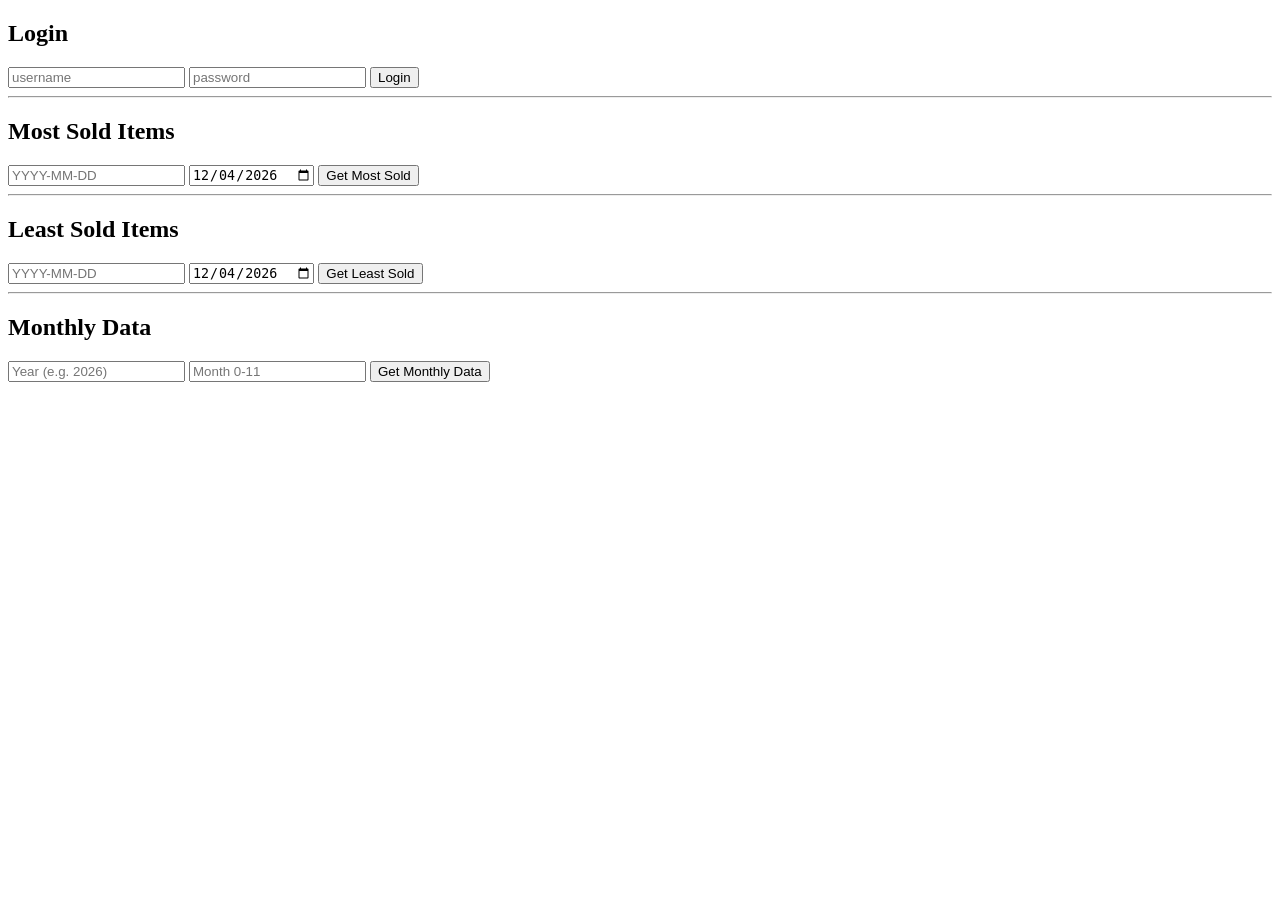
<file: frontend/aindex.html>
<!DOCTYPE html>
<html>
<head>
<meta charset="UTF-8">
<title>Statistics</title>

<script>
const API_URL = "http://127.0.0.1:8003";
let token = "";

function setTodayDefaults(){
    const today = new Date().toISOString().split("T")[0];
    document.getElementById("most_end").value = today;
    document.getElementById("least_end").value = today;
}

async function login(){
    const username = document.getElementById("username").value;
    const password = document.getElementById("password").value;

    const res = await fetch(API_URL + "/login", {
        method: "POST",
        headers: {"Content-Type":"application/json"},
        body: JSON.stringify({username: username, password: password})
    });

    const data = await res.json();

    if(res.ok){
        token = data.access_token;
        alert("Login successful");
    }else{
        alert("Login failed");
    }
}

async function mostSold(){
    const start = document.getElementById("most_start").value;
    const end = document.getElementById("most_end").value;

    const res = await fetch(API_URL + "/most_items_sold?start_date=" + start + "&end_date=" + end, {
        method: "GET",
        headers: {"Authorization":"Bearer " + token}
    });

    const data = await res.json();
    const container = document.getElementById("most_result");
    container.innerHTML = "";

    data.forEach(item=>{
        const div = document.createElement("div");
        div.textContent = "Food: " + item.food_name + " | Quantity: " + item.quantity + " | Revenue: " + item.revenue;
        container.appendChild(div);
    });
}

async function leastSold(){
    const start = document.getElementById("least_start").value;
    const end = document.getElementById("least_end").value;

    const res = await fetch(API_URL + "/least_items_sold?start_date=" + start + "&end_date=" + end, {
        method: "GET",
        headers: {"Authorization":"Bearer " + token}
    });

    const data = await res.json();
    const container = document.getElementById("least_result");
    container.innerHTML = "";

    data.forEach(item=>{
        const div = document.createElement("div");
        div.textContent = "Food: " + item.food_name + " | Quantity: " + item.quantity + " | Revenue: " + item.revenue;
        container.appendChild(div);
    });
}

async function monthlyData(){
    const year = document.getElementById("year").value;
    const month = document.getElementById("month").value;

    const res = await fetch(API_URL + "/monthly_data?year=" + year + "&month=" + month, {
        method: "GET",
        headers: {"Authorization":"Bearer " + token}
    });

    const data = await res.json();

    const container = document.getElementById("monthly_result");
    container.innerHTML = "";

    const div1 = document.createElement("div");
    div1.textContent = "Total Revenue: " + data.total_revenue;

    const div2 = document.createElement("div");
    div2.textContent = "Morning Revenue: " + data.morning;

    const div3 = document.createElement("div");
    div3.textContent = "Noon Revenue: " + data.noon;

    const div4 = document.createElement("div");
    div4.textContent = "Afternoon Revenue: " + data.afternoon;

    container.appendChild(div1);
    container.appendChild(div2);
    container.appendChild(div3);
    container.appendChild(div4);
}
</script>
</head>

<body onload="setTodayDefaults()">

<h2>Login</h2>
<input id="username" placeholder="username">
<input id="password" type="password" placeholder="password">
<button onclick="login()">Login</button>

<hr>

<h2>Most Sold Items</h2>
<input id="most_start" placeholder="YYYY-MM-DD">
<input id="most_end" type="date">
<button onclick="mostSold()">Get Most Sold</button>
<div id="most_result"></div>

<hr>

<h2>Least Sold Items</h2>
<input id="least_start" placeholder="YYYY-MM-DD">
<input id="least_end" type="date">
<button onclick="leastSold()">Get Least Sold</button>
<div id="least_result"></div>

<hr>

<h2>Monthly Data</h2>
<input id="year" placeholder="Year (e.g. 2026)">
<input id="month" placeholder="Month 0-11">
<button onclick="monthlyData()">Get Monthly Data</button>
<div id="monthly_result"></div>

</body>
</html>
</file>
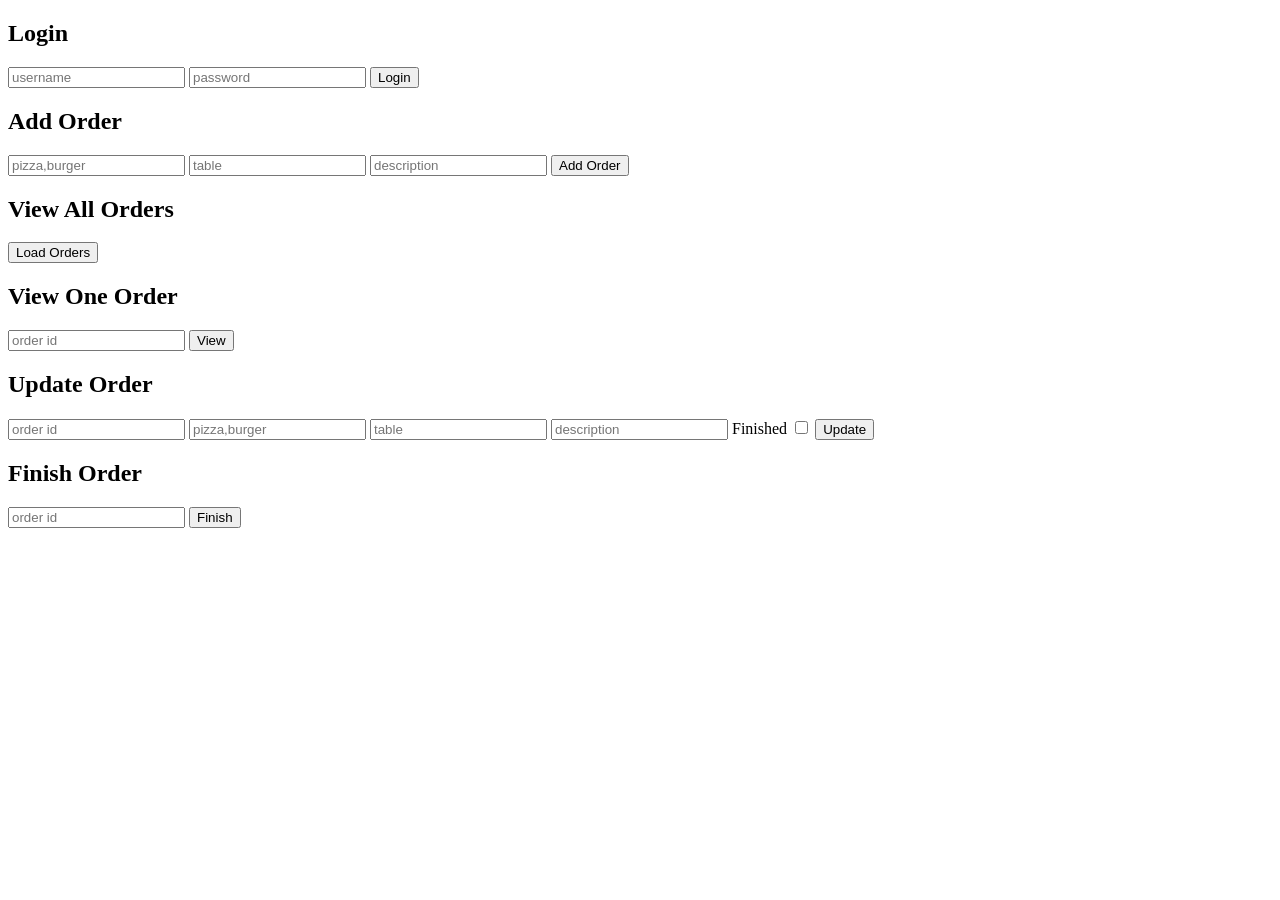
<file: frontend/newindex.html>
<!DOCTYPE html>
<html>
<head>
<meta charset="UTF-8">
<title>Orders</title>

<script>
const API_URL = "http://localhost:8002";
let token = null;

async function login() {
    const username = document.getElementById("username").value;
    const password = document.getElementById("password").value;

    const res = await fetch(`${API_URL}/login`, {
        method: "POST",
        headers: {"Content-Type": "application/json"},
        body: JSON.stringify({username, password})
    });

    const data = await res.json();

    if(res.ok){
        token = data.access_token;
        alert("Logged in");
    }else{
        alert("Login failed");
    }
}

async function addOrder(){
    const foods = document.getElementById("food_names").value.split(",").map(x => x.trim());
    const table = Number(document.getElementById("table_number").value);
    const description = document.getElementById("description").value;

    const payload = {
        food_names: foods,
        table_number: table,
        description: description,
        time: new Date().toISOString(),
        finished: false
    };

    const res = await fetch(`${API_URL}/add_order`, {
        method: "POST",
        headers: {"Content-Type":"application/json"},
        body: JSON.stringify(payload)
    });

    const data = await res.json();
    alert(JSON.stringify(data));
}

async function viewOrders(){
    const res = await fetch(`${API_URL}/view_orders`);
    const data = await res.json();

    const container = document.getElementById("orders");
    container.innerHTML = "";

    data.forEach(o=>{
        const div = document.createElement("div");
        div.textContent = `ID:${o.id} | Table:${o.table_number} | Foods:${o.food_names.join(",")} | Finished:${o.finished}`;
        container.appendChild(div);
    });
}

async function viewOrder(){
    const id = document.getElementById("view_id").value;

    const res = await fetch(`${API_URL}/view_order/${id}`);
    const data = await res.json();

    document.getElementById("single_order").textContent = JSON.stringify(data);
}

async function updateOrder(){
    const id = document.getElementById("update_id").value;
    const foods = document.getElementById("update_food_names").value.split(",").map(x => x.trim());
    const table = Number(document.getElementById("update_table_number").value);
    const description = document.getElementById("update_description").value;
    const finished = document.getElementById("update_finished").checked;

    const payload = {
        food_names: foods,
        table_number: table,
        description: description,
        time: new Date().toISOString(),
        finished: finished
    };

    const res = await fetch(`${API_URL}/update_odrder/${id}`, {
        method: "PATCH",
        headers:{
            "Content-Type":"application/json",
            "Authorization":`Bearer ${token}`
        },
        body: JSON.stringify(payload)
    });

    const data = await res.json();
    alert(JSON.stringify(data));
}

async function finishOrder(){
    const id = document.getElementById("finish_id").value;

    const res = await fetch(`${API_URL}/finish_order/${id}`,{
        method:"PATCH",
        headers:{
            "Authorization":`Bearer ${token}`
        }
    });

    const data = await res.json();
    alert(JSON.stringify(data));
}
</script>
</head>

<body>

<h2>Login</h2>
<input id="username" placeholder="username">
<input id="password" type="password" placeholder="password">
<button onclick="login()">Login</button>

<h2>Add Order</h2>
<input id="food_names" placeholder="pizza,burger">
<input id="table_number" type="number" placeholder="table">
<input id="description" placeholder="description">
<button onclick="addOrder()">Add Order</button>

<h2>View All Orders</h2>
<button onclick="viewOrders()">Load Orders</button>
<div id="orders"></div>


<h2>View One Order</h2>
<input id="view_id" type="number" placeholder="order id">
<button onclick="viewOrder()">View</button>
<div id="single_order"></div>

<h2>Update Order</h2>
<input id="update_id" type="number" placeholder="order id">
<input id="update_food_names" placeholder="pizza,burger">
<input id="update_table_number" type="number" placeholder="table">
<input id="update_description" placeholder="description">
<label>Finished <input id="update_finished" type="checkbox"></label>
<button onclick="updateOrder()">Update</button>

<h2>Finish Order</h2>
<input id="finish_id" type="number" placeholder="order id">
<button onclick="finishOrder()">Finish</button>

</body>
</html>
</file>
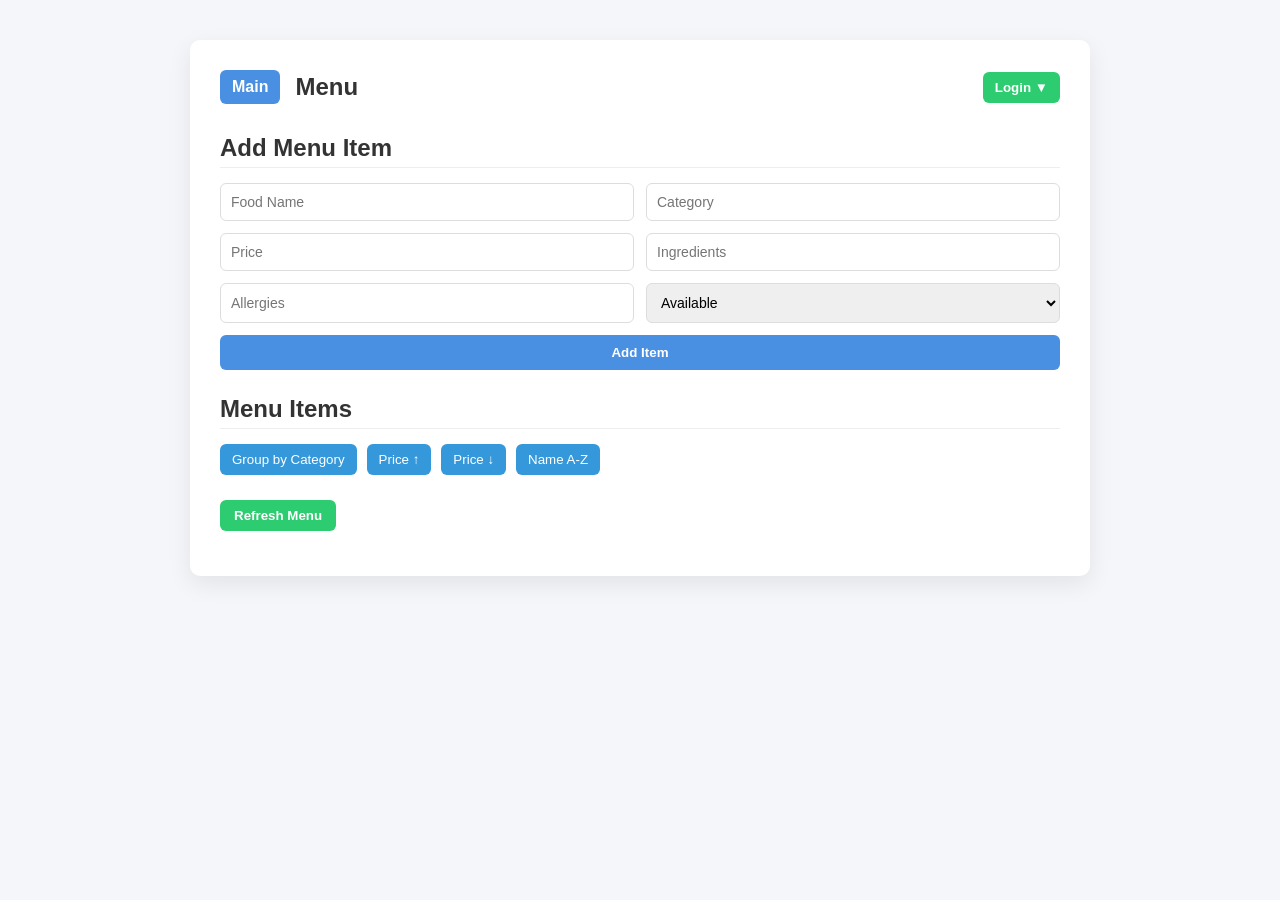
<file: frontend/menu/menu.html>
<!DOCTYPE html>
<html>
<head>
    <title>Menu</title>

<link rel="stylesheet" href="menu.css">

</head>
<body>

<div class="container">

<div class="navbar">
    <a href="../index.html" class="back-btn">Main</a>
    <div class="logo">Menu</div>

    <div class="login-dropdown">
        <button>Login ▼</button>
        <div class="login-dropdown-content">
            <form id="loginForm" style="display:flex; flex-direction:column; gap:8px; padding:10px;">
                <input type="text" id="username" placeholder="Username" required>
                <input type="password" id="password" placeholder="Password" required>
                <button type="submit" style="background:#4a90e2; color:white; border:none; padding:8px; border-radius:5px; cursor:pointer;">Login</button>
            </form>
        </div>
    </div>
</div>

<h2>Add Menu Item</h2>
<form id="addForm">
    <input type="text" id="food_name" placeholder="Food Name" required>
    <input type="text" id="category" placeholder="Category" required>
    <input type="number" id="price" placeholder="Price" required>
    <input type="text" id="ingredients" placeholder="Ingredients" required>
    <input type="text" id="allergies" placeholder="Allergies">
    <select id="availability">
        <option value="True">Available</option>
        <option value="False">Not Available</option>
    </select>
    <button type="submit">Add Item</button>
</form>

<h2>Menu Items</h2>

<div class="menu-toolbar">
    <button onclick="setSort('category')">Group by Category</button>
    <button onclick="setSort('priceAsc')">Price ↑</button>
    <button onclick="setSort('priceDesc')">Price ↓</button>
    <button onclick="setSort('nameAsc')">Name A-Z</button>
</div>

<button id="refreshBtn">Refresh Menu</button>

<ul id="menuList"></ul>

</div>

<div id="toast-container"></div>

<script src="menu.js"></script>
</body>

</html>
</file>
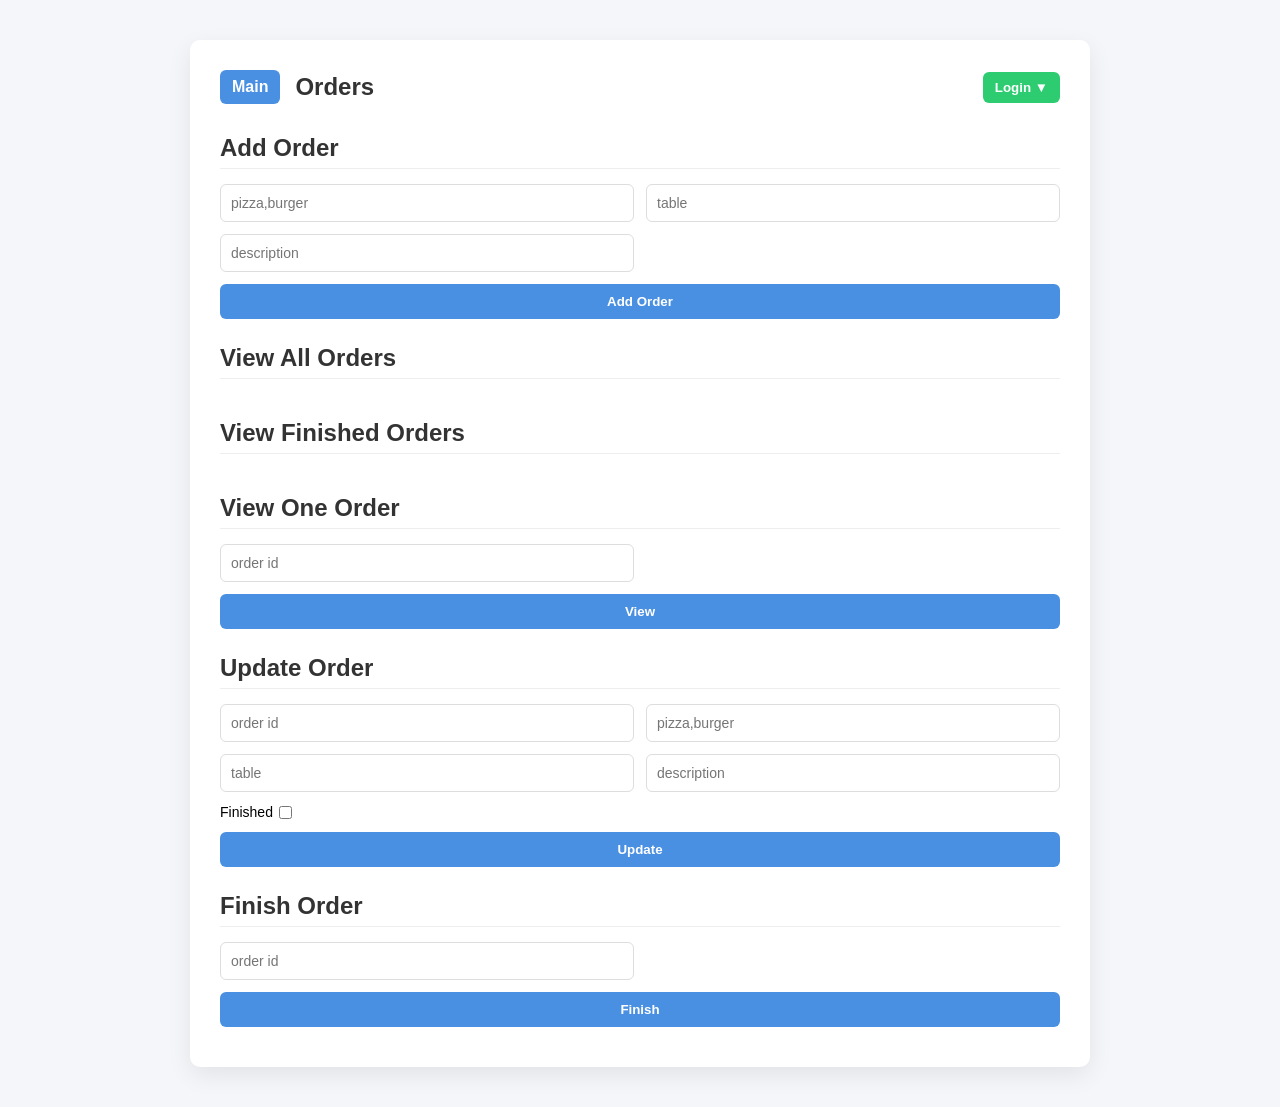
<file: frontend/orders/orders.html>
<!DOCTYPE html>
<html>
<head>
<meta charset="UTF-8">
<title>Orders</title>
    
<link rel="stylesheet" href="orders.css">
<script src="orders.js"></script>

</head>

<body>

<div class="container">

<div class="navbar">
    <a href="../index.html" class="back-btn">Main</a>
    <div class="logo">Orders</div>

    <div class="login-dropdown">
        <button>Login ▼</button>
        <div class="login-dropdown-content">
            <div style="display:flex; flex-direction:column; gap:8px; padding:10px;">
                <input id="username" placeholder="Username" required>
                <input id="password" type="password" placeholder="Password" required>
                <button onclick="login()" style="background:#4a90e2; color:white; border:none; padding:8px; border-radius:5px; cursor:pointer;">Login</button>
            </div>
        </div>
    </div>
</div>

<h2>Add Order</h2>
<div class="section">
    <input id="food_names" placeholder="pizza,burger">
    <input id="table_number" type="number" placeholder="table">
    <input id="description" placeholder="description">
    <button onclick="addOrder()">Add Order</button>
</div>

<h2 onclick="viewOrders()" class="collapsible">View All Orders</h2>
<div id="all_section" class="section-content">
    <div id="orders"></div>
</div>

<h2 onclick="viewFinishedOrders()" class="collapsible">View Finished Orders</h2>
<div id="finished_section" class="section-content">
    <div id="finished_orders"></div>
</div>

<h2>View One Order</h2>
<div class="section">
    <input id="view_id" type="number" placeholder="order id">
    <button onclick="viewOrder()">View</button>
</div>

<div id="single_order"></div>

<h2>Update Order</h2>
<div class="section">
    <input id="update_id" type="number" placeholder="order id">
    <input id="update_food_names" placeholder="pizza,burger">
    <input id="update_table_number" type="number" placeholder="table">
    <input id="update_description" placeholder="description">
    <label>Finished <input id="update_finished" type="checkbox"></label>
    <button onclick="updateOrder()">Update</button>
</div>

<h2>Finish Order</h2>
<div class="section">
    <input id="finish_id" type="number" placeholder="order id">
    <button onclick="finishOrder()">Finish</button>
</div>

</div>

<div id="toast-container"></div>

</body>
</html>
</file>
<file: frontend/menu/menu.css>
*{
    box-sizing:border-box;
    margin:0;
    padding:0;
    font-family:Arial, Helvetica, sans-serif;
}

.navbar {
    display: flex;
    align-items: center;
    gap: 15px;
    margin-bottom: 30px;
}

.navbar a.back-btn {
    text-decoration: none;
    background: #4a90e2;
    color: white;
    padding: 8px 12px;
    border-radius: 6px;
    font-weight: bold;
    transition: 0.2s;
}

.navbar a.back-btn:hover {
    background: #357bd8;
}

.navbar .logo {
    font-size: 24px;
    font-weight: bold;
    color: #333;
}

.navbar .login-dropdown {
    margin-left: auto;
    position: relative;
}

.navbar .login-dropdown button {
    padding: 8px 12px;
    border: none;
    border-radius: 6px;
    background: #2ecc71;
    color: white;
    font-weight: bold;
    cursor: pointer;
}

.navbar .login-dropdown-content {
    display: none;
    position: absolute;
    right: 0;
    background-color: white;
    min-width: 150px;
    box-shadow: 0 8px 16px rgba(0,0,0,0.2);
    border-radius: 6px;
    z-index: 1;
}

.navbar .login-dropdown-content a {
    color: #333;
    padding: 10px 12px;
    text-decoration: none;
    display: block;
}

.navbar .login-dropdown-content a:hover {
    background-color: #f1f1f1;
}

.navbar .login-dropdown:hover .login-dropdown-content {
    display: block;
}

body{
    background:#f4f6f9;
    padding:40px;
    display:flex;
    justify-content:center;
}

.container{
    width:100%;
    max-width:900px;
    background:white;
    padding:30px;
    border-radius:10px;
    box-shadow:0 8px 25px rgba(0,0,0,0.08);
}

h2{
    margin-top:25px;
    margin-bottom:15px;
    color:#333;
    border-bottom:1px solid #eee;
    padding-bottom:5px;
}

form{
    display:grid;
    grid-template-columns:1fr 1fr;
    gap:12px;
    margin-bottom:10px;
}

form input, form select{
    padding:10px;
    border:1px solid #ddd;
    border-radius:6px;
    font-size:14px;
}

form input:focus, form select:focus{
    outline:none;
    border-color:#4a90e2;
}

form button{
    grid-column:span 2;
    padding:10px;
    border:none;
    border-radius:6px;
    background:#4a90e2;
    color:white;
    font-weight:bold;
    cursor:pointer;
    transition:0.2s;
}

form button:hover{
    background:#357bd8;
}

#refreshBtn{
    margin-top:10px;
    margin-bottom:15px;
    padding:8px 14px;
    border:none;
    border-radius:6px;
    background:#2ecc71;
    color:white;
    font-weight:bold;
    cursor:pointer;
}

#refreshBtn:hover{
    background:#27ae60;
}

ul{
    list-style:none;
    padding:0;
}

.menu-toolbar{
    display:flex;
    gap:10px;
    margin-bottom:15px;
}

.menu-toolbar button{
    padding:8px 12px;
    border:none;
    border-radius:6px;
    background:#3498db;
    color:white;
    cursor:pointer;
}

.menu-toolbar button:hover{
    background:#2980b9;
}

li{
    background:white;
    border:1px solid #eee;
    padding:14px;
    border-radius:8px;
    margin-bottom:10px;

    display:grid;
    grid-template-columns: 2fr 1fr 1fr auto;
    align-items:center;
    gap:10px;

    box-shadow:0 2px 6px rgba(0,0,0,0.05);
}

.item-info{
    display:flex;
    flex-direction:column;
}

.item-name{
    font-weight:bold;
    font-size:16px;
}

.item-category{
    font-size:12px;
    color:#777;
}

.item-price{
    font-weight:bold;
    color:#27ae60;
}

.item-status{
    font-size:12px;
}

.item-actions{
    display:flex;
    gap:6px;
}

.item-actions button{
    padding:6px 10px;
    border:none;
    border-radius:5px;
    font-size:12px;
    cursor:pointer;
}

.delete-btn{
    background:#e74c3c;
    color:white;
}

.delete-btn:hover{
    background:#c0392b;
}

.toggle-btn{
    background:#f39c12;
    color:white;
}

.toggle-btn:hover{
    background:#d68910;
}

@media(max-width:700px){
    form{
        grid-template-columns:1fr;
    }

    form button{
        grid-column:span 1;
    }

    li{
        grid-template-columns:1fr;
    }

    .item-actions{
        margin-top:8px;
    }
}

#toast-container{
    position:fixed;
    top:20px;
    right:20px;
    display:flex;
    flex-direction:column;
    gap:10px;
    z-index:9999;
}

.toast{
    min-width:220px;
    padding:12px 16px;
    border-radius:8px;
    color:white;
    font-size:14px;
    font-weight:bold;
    box-shadow:0 6px 15px rgba(0,0,0,0.15);
    animation:slideIn 0.3s ease;
}

.toast.success{ background:#2ecc71; }
.toast.error{ background:#e74c3c; }
.toast.warning{ background:#f39c12; }

@keyframes slideIn{
    from{
        opacity:0;
        transform:translateX(30px);
    }
    to{
        opacity:1;
        transform:translateX(0);
    }
}
</file>
<file: frontend/orders/orders.css>
*{
    box-sizing:border-box;
    margin:0;
    padding:0;
    font-family:Arial, Helvetica, sans-serif;
}

.navbar {
    display: flex;
    align-items: center;
    gap: 15px;
    margin-bottom: 30px;
}

.navbar a.back-btn {
    text-decoration: none;
    background: #4a90e2;
    color: white;
    padding: 8px 12px;
    border-radius: 6px;
    font-weight: bold;
    transition: 0.2s;
}

.navbar a.back-btn:hover {
    background: #357bd8;
}

.navbar .logo {
    font-size: 24px;
    font-weight: bold;
    color: #333;
}

.navbar .login-dropdown {
    margin-left: auto;
    position: relative;
}

.navbar .login-dropdown button {
    padding: 8px 12px;
    border: none;
    border-radius: 6px;
    background: #2ecc71;
    color: white;
    font-weight: bold;
    cursor: pointer;
}

.navbar .login-dropdown-content {
    display: none;
    position: absolute;
    right: 0;
    background-color: white;
    min-width: 200px;
    box-shadow: 0 8px 16px rgba(0,0,0,0.2);
    border-radius: 6px;
    z-index: 1;
}

.navbar .login-dropdown-content input {
    padding: 6px 8px;
    border: 1px solid #ddd;
    border-radius: 5px;
    font-size: 14px;
}

.navbar .login-dropdown-content input:focus {
    outline: none;
    border-color: #4a90e2;
}

.navbar .login-dropdown-content button:hover {
    background: #357bd8;
}

.navbar .login-dropdown-content div a{
    text-decoration:none;
    color:#333;
}

.navbar .login-dropdown:hover .login-dropdown-content {
    display: block;
}

body{
    background:#f4f6f9;
    padding:40px;
    display:flex;
    justify-content:center;
}

.container{
    width:100%;
    max-width:900px;
    background:white;
    padding:30px;
    border-radius:10px;
    box-shadow:0 8px 25px rgba(0,0,0,0.08);
}

h2{
    margin-top:25px;
    margin-bottom:15px;
    color:#333;
    border-bottom:1px solid #eee;
    padding-bottom:6px;
}

.section{
    display:grid;
    grid-template-columns:1fr 1fr;
    gap:12px;
    margin-bottom:10px;
}

.section input{
    padding:10px;
    border:1px solid #ddd;
    border-radius:6px;
    font-size:14px;
}

.section input:focus{
    outline:none;
    border-color:#4a90e2;
}

.section button{
    grid-column:span 2;
    padding:10px;
    border:none;
    border-radius:6px;
    background:#4a90e2;
    color:white;
    font-weight:bold;
    cursor:pointer;
    transition:0.2s;
}

.section button:hover{
    background:#357bd8;
}

#orders{
      margin-top:15px;
      display:flex;
      flex-direction:column;
      gap:10px;
  }

#orders div{
      background:#fafafa;
      border:1px solid #eee;
      padding:12px;
      border-radius:6px;
  }
 
#finished_orders{
      margin-top:15px;
      display:flex;
      flex-direction:column;
      gap:10px;
}

#finished_orders div{
      background:#e8f8f0;
      border:1px solid #c6f0da;
      padding:12px;
      border-radius:6px;
}
 
#single_order{
    margin-top:15px;
}

.order-card{
    max-width:420px;
    border-radius:10px;
    overflow:hidden;
    border:1px solid #dcdcdc;
    box-shadow:0 4px 10px rgba(0,0,0,0.05);
    background:#ffffff;
    font-family:Arial, sans-serif;
}

.order-header{
    background:#2f6fed;
    color:#ffffff;
    padding:12px 16px;
    font-size:18px;
    font-weight:bold;
    display:flex;
    justify-content:space-between;
    align-items:center;
}

.order-body{
    padding:16px;
}

.order-row{
    display:flex;
    justify-content:space-between;
    margin-bottom:10px;
    padding-bottom:6px;
    border-bottom:1px solid #f0f0f0;
}

.order-label{
    font-weight:600;
    color:#555;
}

.order-value{
    color:#222;
}

.food-list{
    margin:8px 0 12px 0;
    padding-left:18px;
}

.food-list li{
    margin-bottom:4px;
}

.order-description{
    background:#f6f8fb;
    padding:10px;
    border-radius:6px;
    border:1px solid #e6eaf2;
    font-size:14px;
}

.order-status{
    margin-top:14px;
    padding:8px;
    text-align:center;
    border-radius:6px;
    font-weight:600;
}

.status-finished{
    background:#e6f6ec;
    color:#1e7e34;
    border:1px solid #bfe5c9;
}

.status-progress{
    background:#fff4e5;
    color:#b26a00;
    border:1px solid #ffe0b3;
}

.collapsible{
    cursor:pointer;
    user-select:none;
}

.section-content{
    max-height:0;
    overflow:hidden;
    transition:max-height 0.3s ease;
}

.section-content.open{
    max-height:500px;
    overflow-y:auto;
}

.order-item{
    background:#fafafa;
    border:1px solid #eee;
    padding:12px;
    border-radius:6px;
    cursor:pointer;
    transition:0.2s;
}

.order-item:hover{
    background:#f0f4ff;
    border-color:#4a90e2;
}

.order-foods{
    font-size:13px;
    color:#666;
    margin-top:4px;
}

.order-status-small{
    margin-top:6px;
    font-size:12px;
    font-weight:bold;
}

.order-status-small.finished{
    color:#1e7e34;
}

.order-status-small.progress{
    color:#b26a00;
}

label{
    display:flex;
    align-items:center;
    gap:6px;
    font-size:14px;
}

@media(max-width:700px){
  .section{
      grid-template-columns:1fr;
  }

  .section button{
      grid-column:span 1;
  }

}
#toast-container{
    position:fixed;
    top:20px;
    right:20px;
    display:flex;
    flex-direction:column;
    gap:10px;
    z-index:9999;
}

.toast{
    min-width:220px;
    padding:12px 16px;
    border-radius:8px;
    color:white;
    font-size:14px;
    font-weight:bold;
    box-shadow:0 6px 15px rgba(0,0,0,0.15);
    animation:slideIn 0.3s ease;
}

.toast.success{ background:#2ecc71; }
.toast.error{ background:#e74c3c; }
.toast.warning{ background:#f39c12; }

@keyframes slideIn{
    from{
        opacity:0;
        transform:translateX(30px);
    }
    to{
        opacity:1;
        transform:translateX(0);
    }
}
</file>
